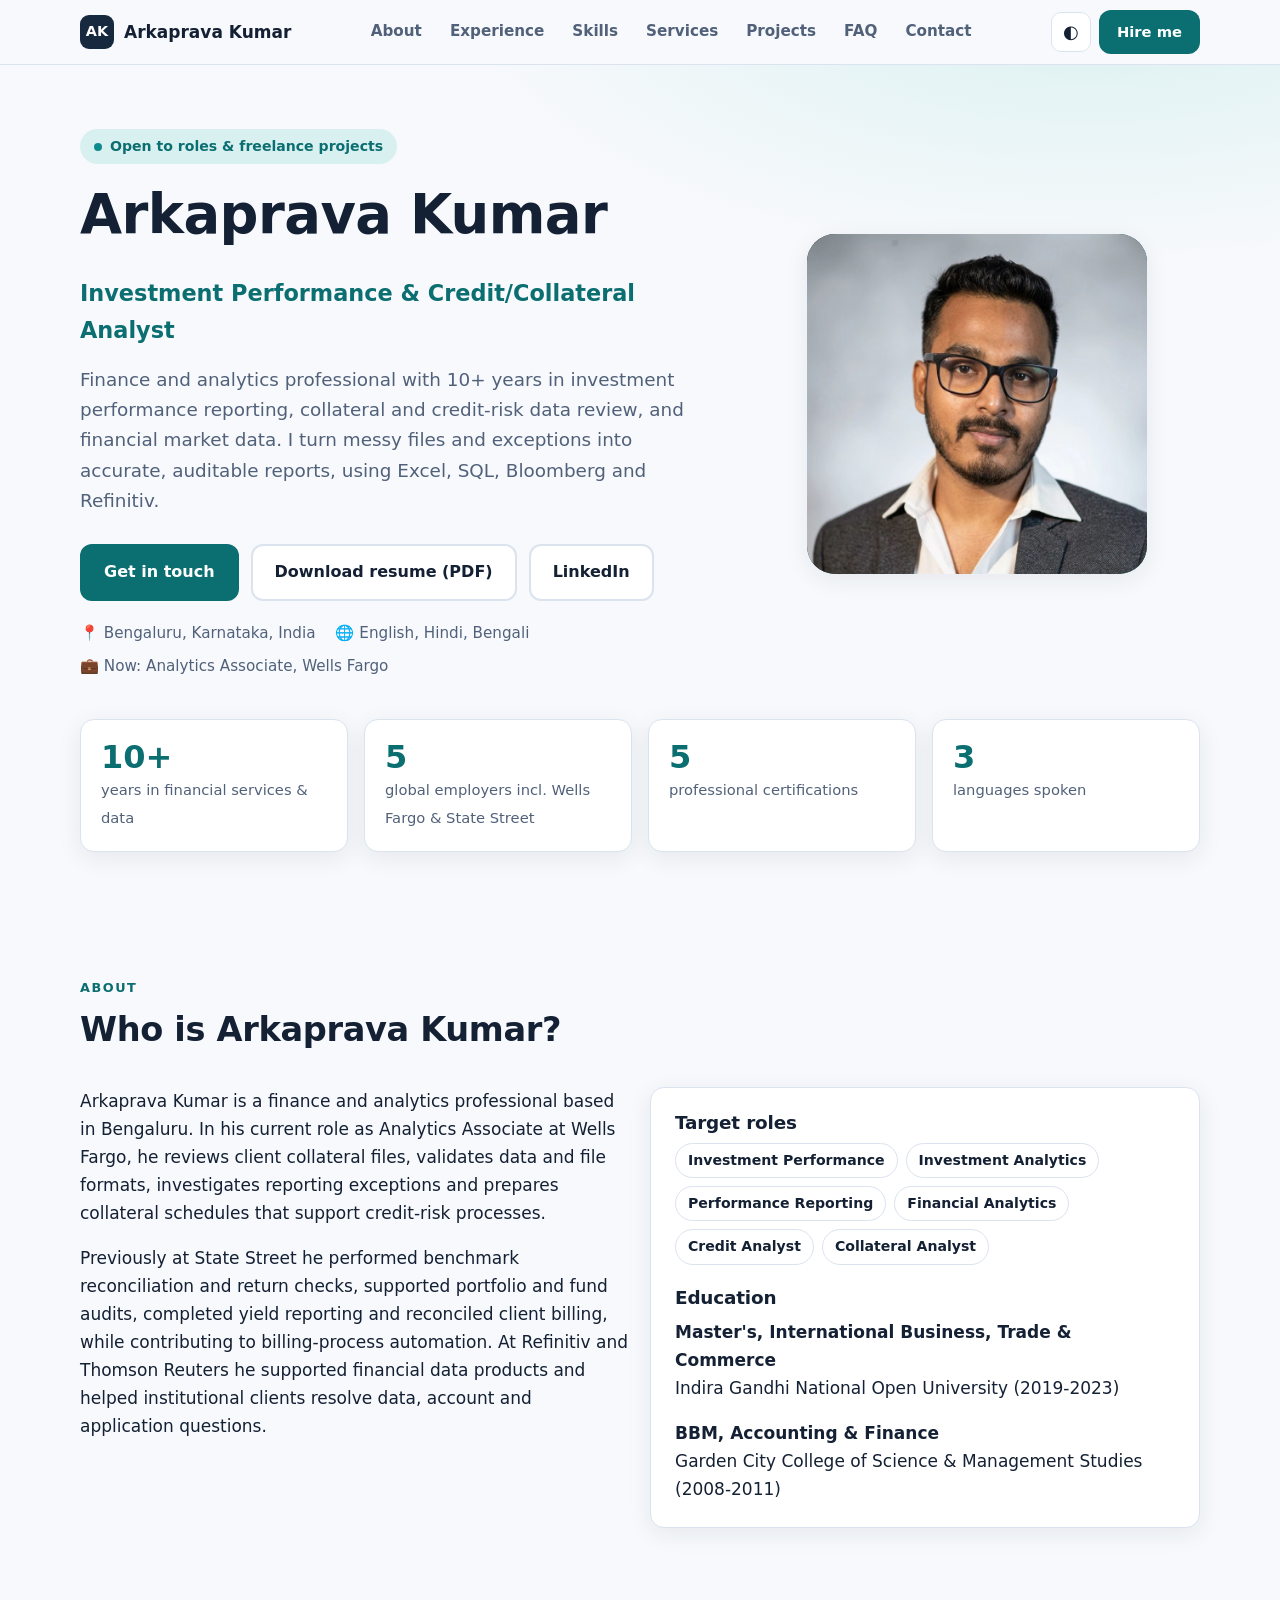
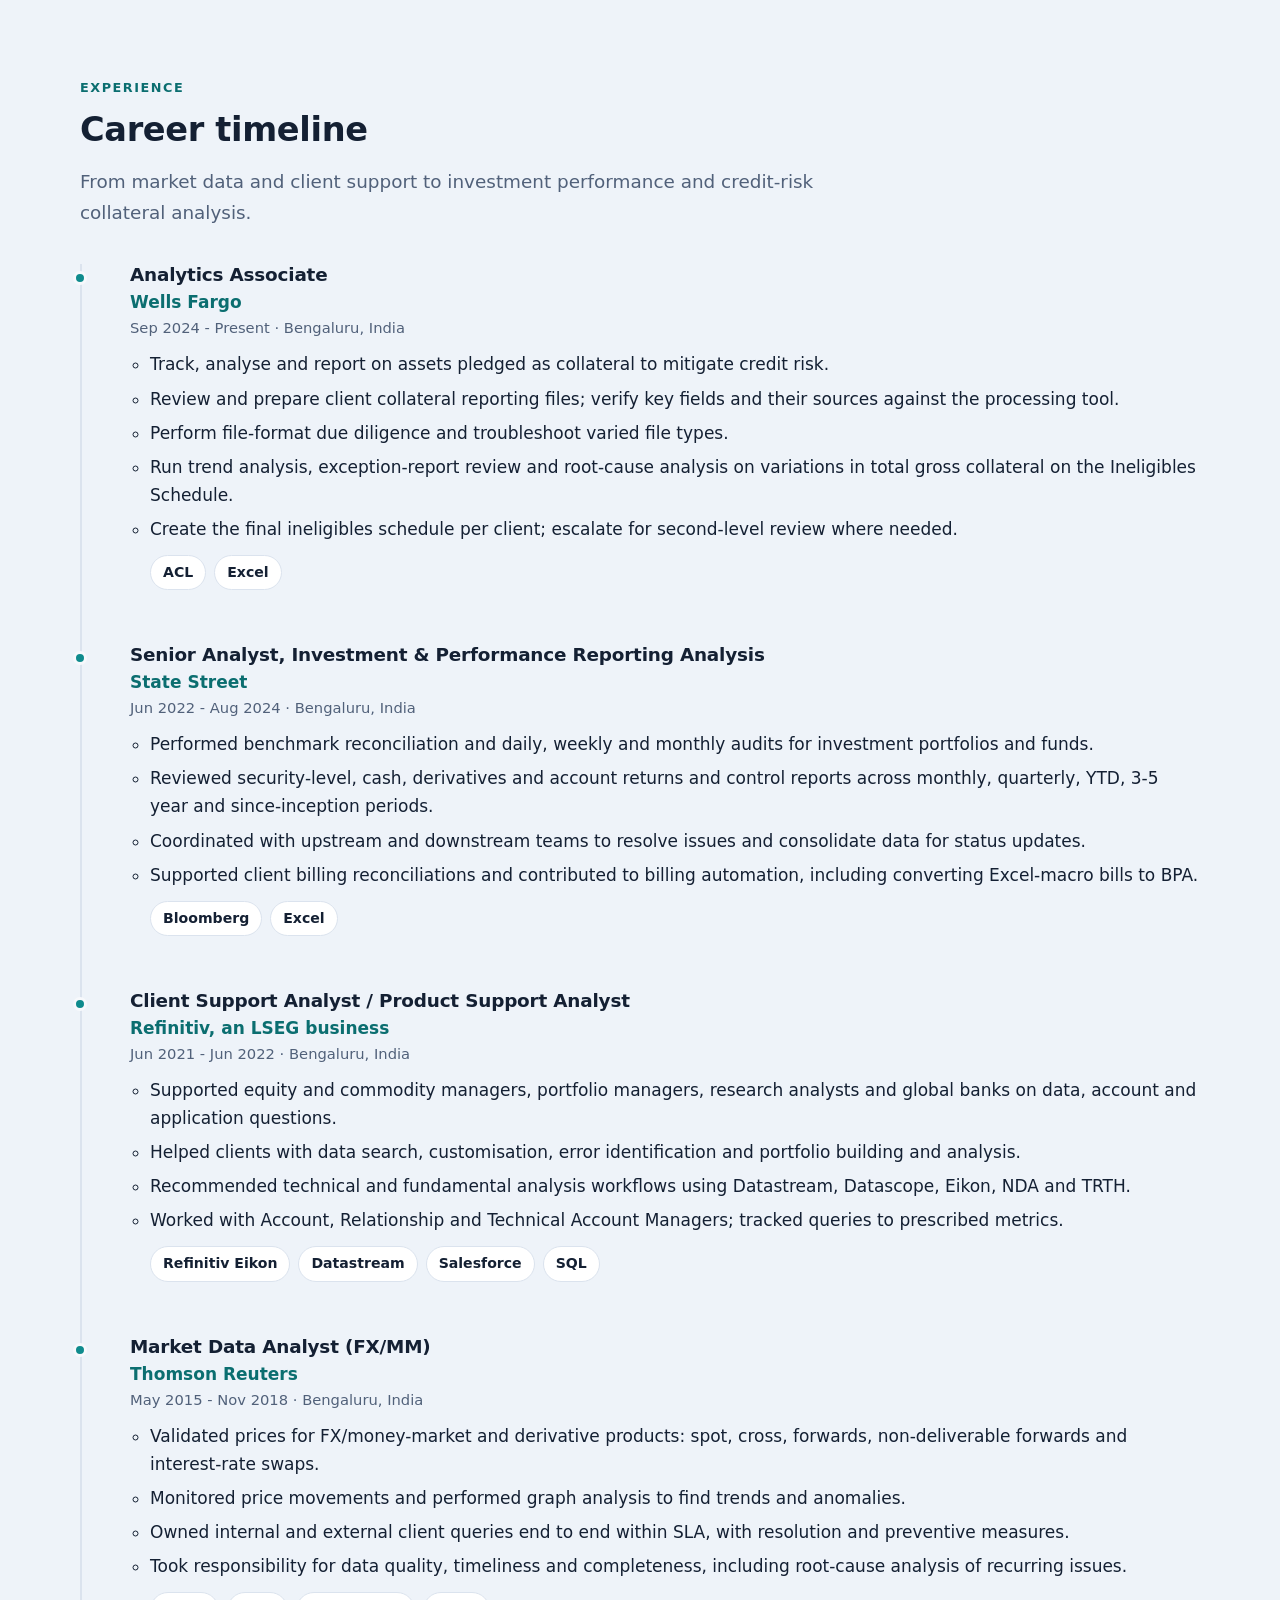
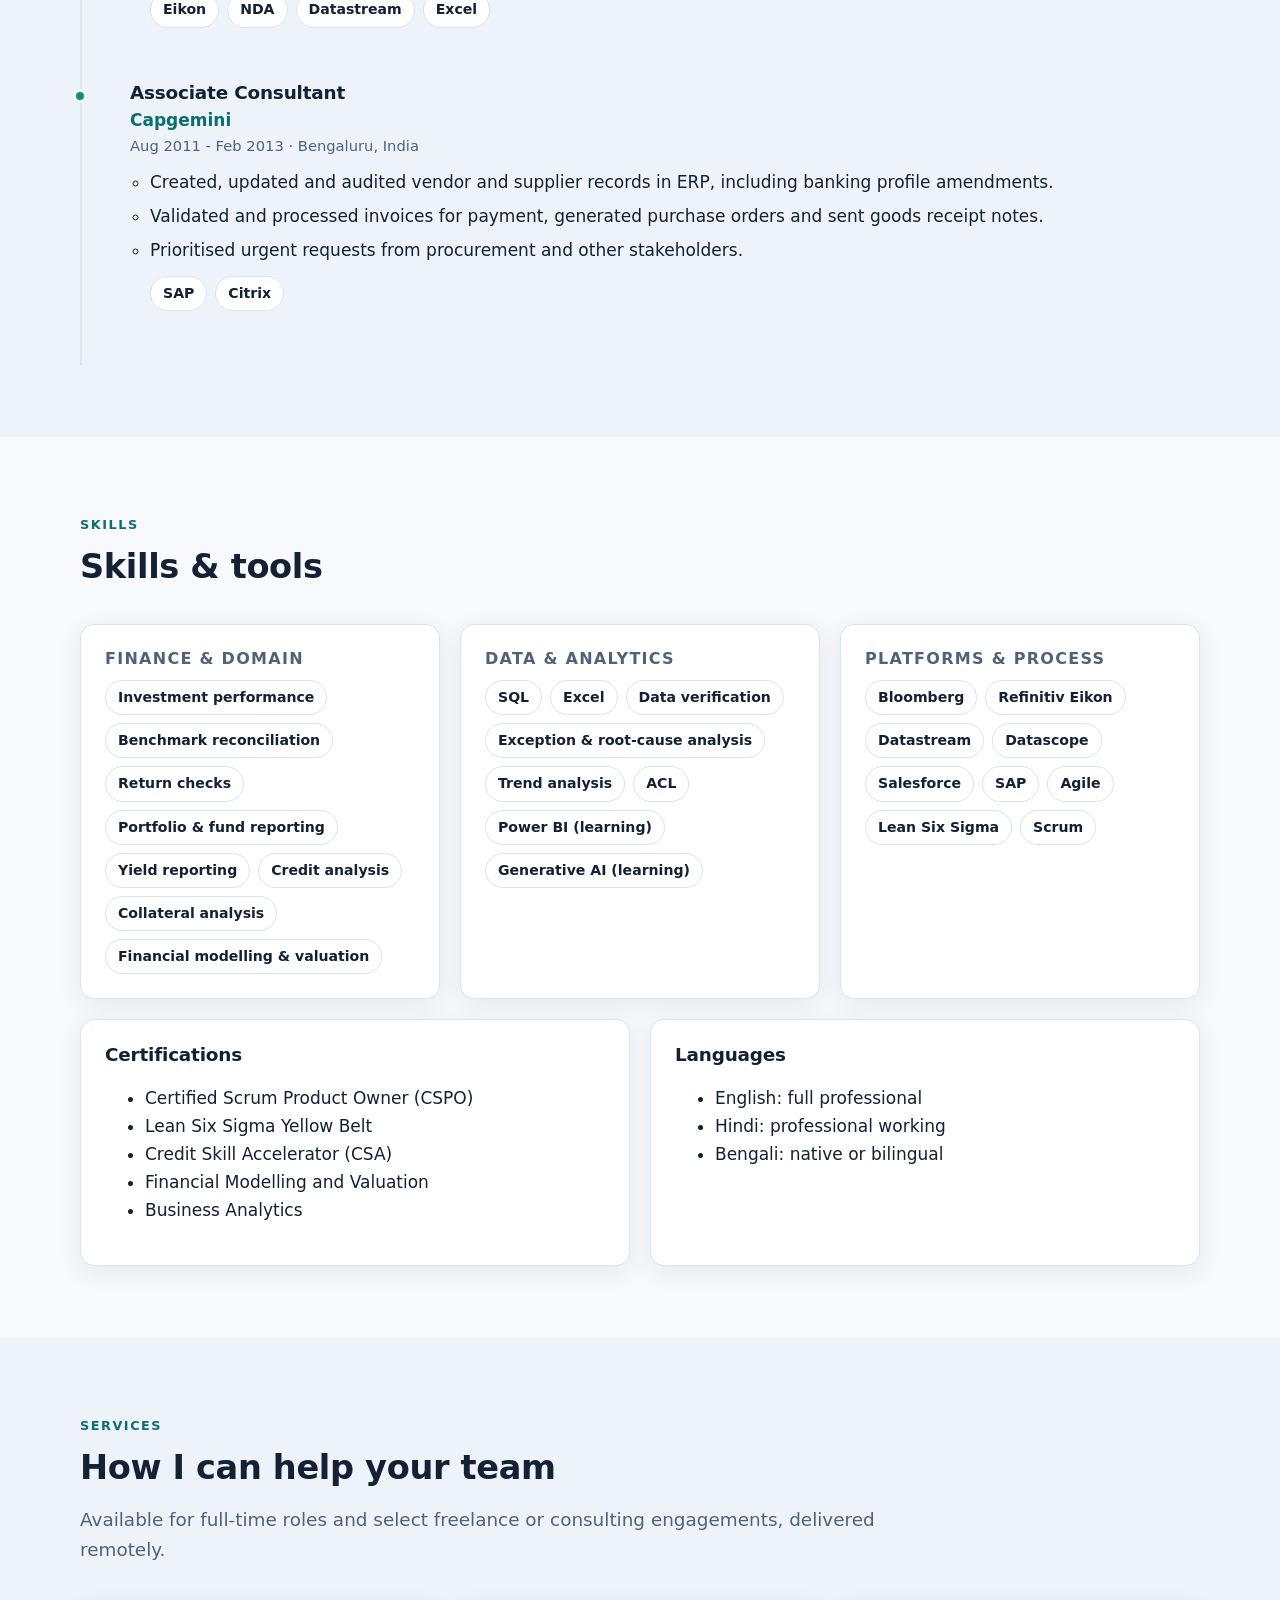
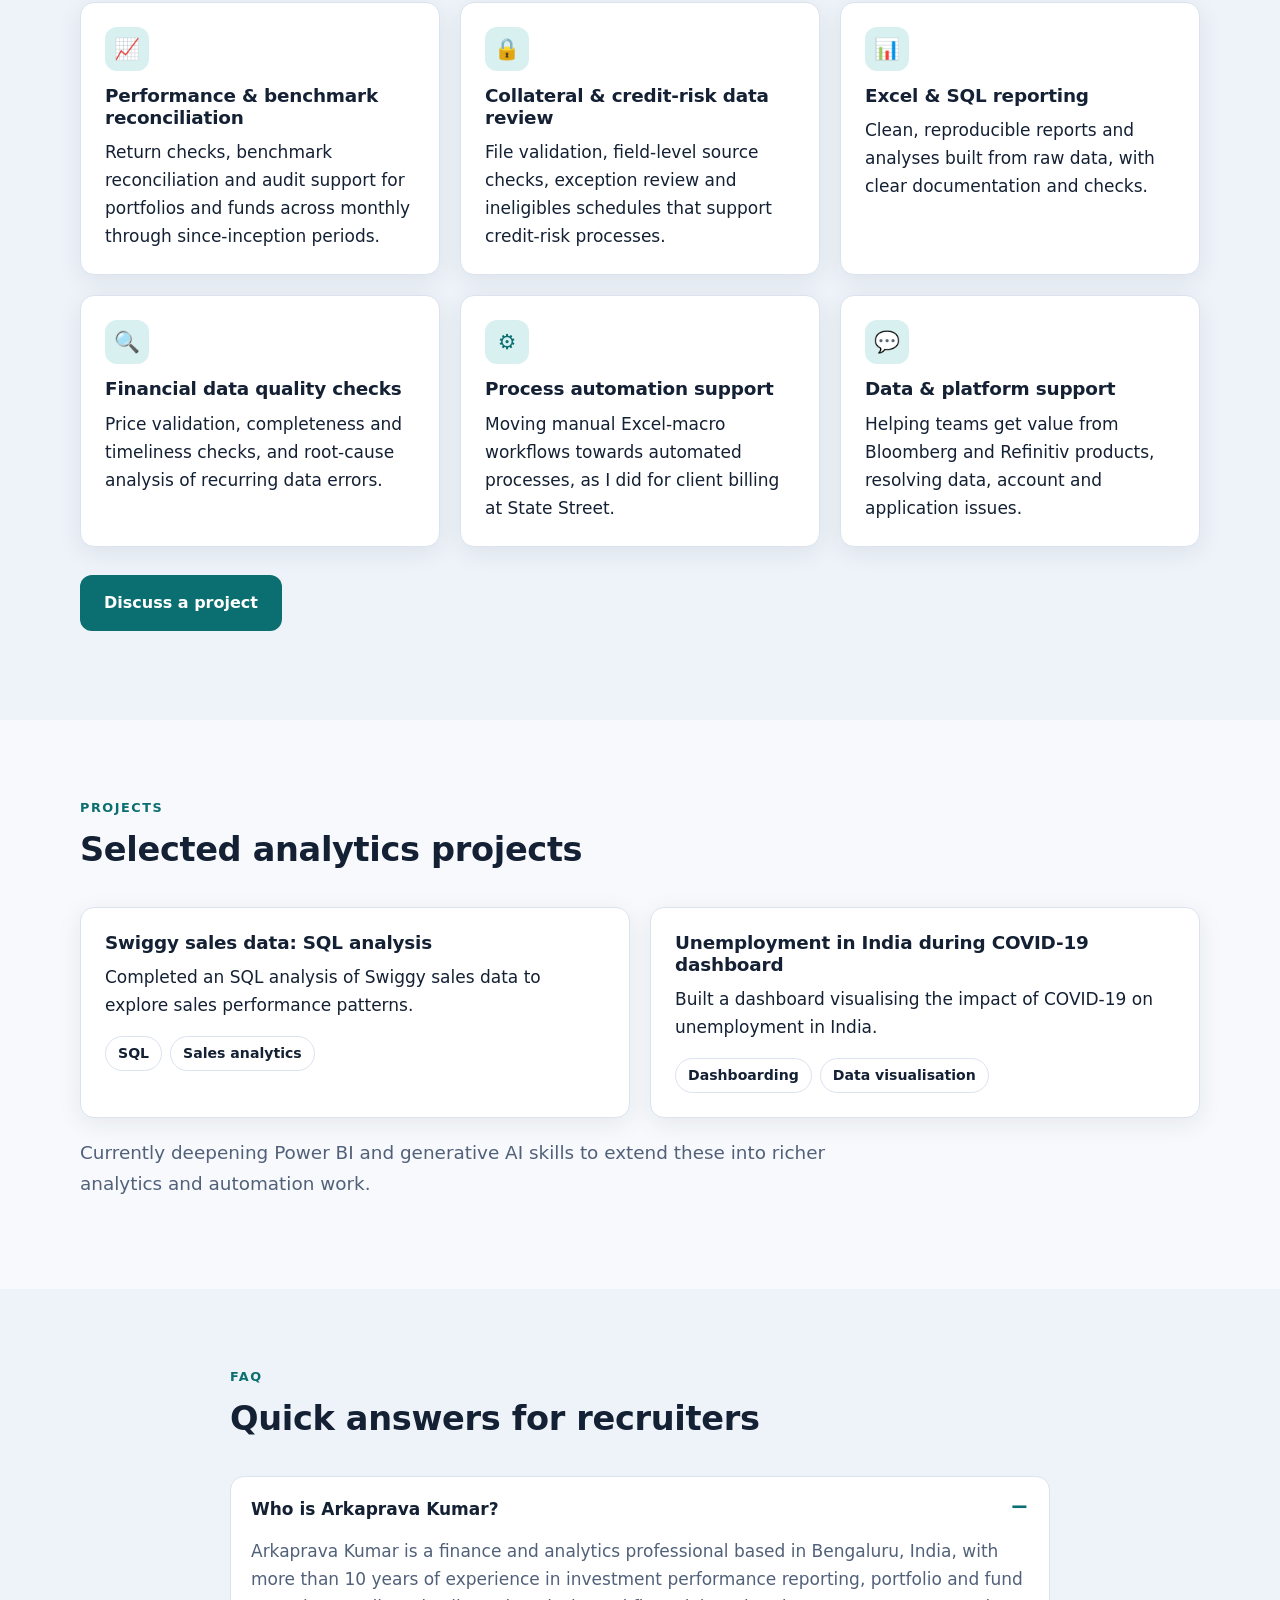
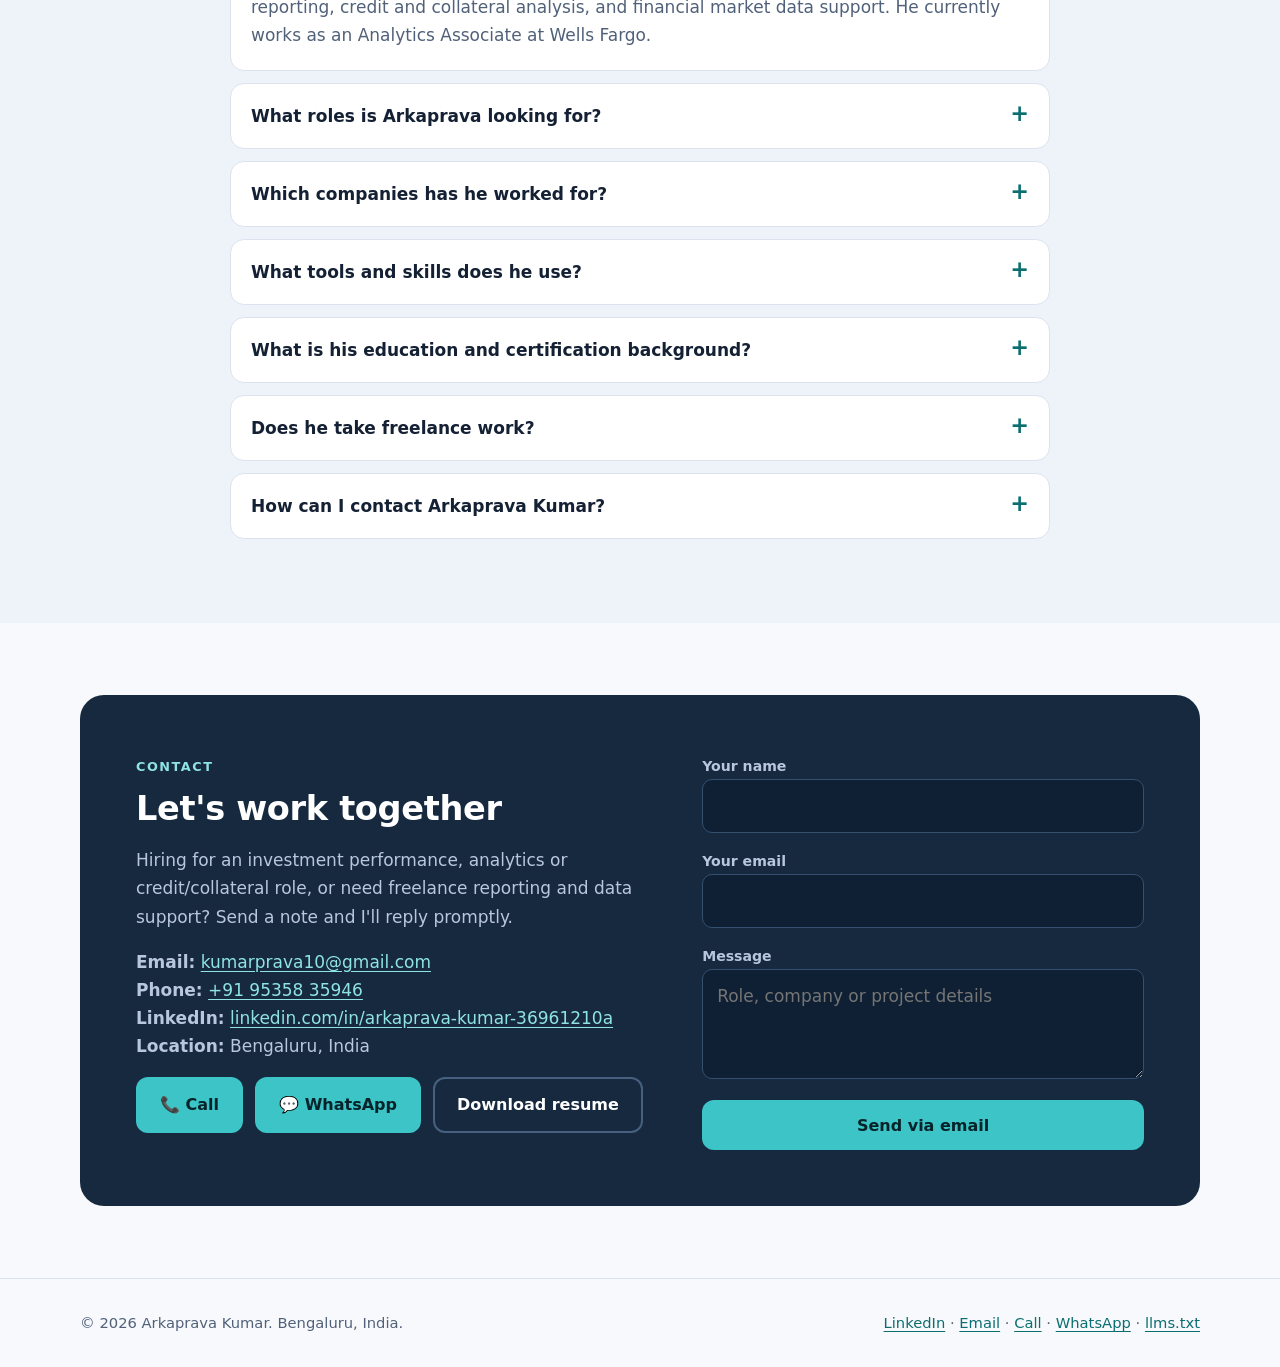
<file: index.html>
<!doctype html>
<html lang="en">
<head>
<meta charset="utf-8">
<meta name="viewport" content="width=device-width,initial-scale=1">
<title>Arkaprava Kumar | Investment Performance &amp; Credit Collateral Analyst, Bengaluru</title>
<meta name="description" content="Arkaprava Kumar is a Bengaluru-based finance and analytics professional with 10+ years across Wells Fargo, State Street, Refinitiv and Thomson Reuters. Investment performance reporting, credit and collateral analysis, Excel, SQL, Bloomberg.">
<meta name="author" content="Arkaprava Kumar">
<meta name="robots" content="index,follow,max-image-preview:large,max-snippet:-1,max-video-preview:-1">
<meta name="theme-color" content="#16293f">
<link rel="canonical" href="https://arkaprava-kumar-website.vercel.app/">
<link rel="icon" href="assets/favicon.svg" type="image/svg+xml">
<link rel="manifest" href="site.webmanifest">
<link rel="alternate" type="text/plain" href="llms.txt" title="LLM-readable summary">

<meta property="og:type" content="profile">
<meta property="og:site_name" content="Arkaprava Kumar">
<meta property="og:title" content="Arkaprava Kumar | Investment Performance &amp; Credit Collateral Analyst">
<meta property="og:description" content="10+ years in investment performance reporting, credit and collateral analysis and financial data support. Open to roles and freelance analytics work.">
<meta property="og:url" content="https://arkaprava-kumar-website.vercel.app/">
<meta property="og:image" content="https://arkaprava-kumar-website.vercel.app/assets/og-image.png">
<meta property="og:locale" content="en_IN">
<meta property="profile:first_name" content="Arkaprava">
<meta property="profile:last_name" content="Kumar">
<meta name="twitter:card" content="summary_large_image">
<meta name="twitter:title" content="Arkaprava Kumar | Investment Performance &amp; Credit Collateral Analyst">
<meta name="twitter:description" content="10+ years in investment performance reporting, credit and collateral analysis, Excel, SQL and Bloomberg.">
<meta name="twitter:image" content="https://arkaprava-kumar-website.vercel.app/assets/og-image.png">

<link rel="stylesheet" href="styles.css">

<script type="application/ld+json">
{
  "@context": "https://schema.org",
  "@graph": [
    {
      "@type": "WebSite",
      "@id": "https://arkaprava-kumar-website.vercel.app/#website",
      "url": "https://arkaprava-kumar-website.vercel.app/",
      "name": "Arkaprava Kumar",
      "inLanguage": "en",
      "publisher": {"@id": "https://arkaprava-kumar-website.vercel.app/#person"}
    },
    {
      "@type": "ProfilePage",
      "@id": "https://arkaprava-kumar-website.vercel.app/#profilepage",
      "url": "https://arkaprava-kumar-website.vercel.app/",
      "name": "Arkaprava Kumar - Investment Performance & Credit Collateral Analyst",
      "isPartOf": {"@id": "https://arkaprava-kumar-website.vercel.app/#website"},
      "mainEntity": {"@id": "https://arkaprava-kumar-website.vercel.app/#person"},
      "dateModified": "2026-10-05"
    },
    {
      "@type": "Person",
      "@id": "https://arkaprava-kumar-website.vercel.app/#person",
      "name": "Arkaprava Kumar",
      "givenName": "Arkaprava",
      "familyName": "Kumar",
      "url": "https://arkaprava-kumar-website.vercel.app/",
      "image": "https://arkaprava-kumar-website.vercel.app/assets/headshot.jpg",
      "email": "mailto:kumarprava10@gmail.com",
      "telephone": "+919535835946",
      "jobTitle": "Analytics Associate",
      "description": "Finance and analytics professional specialising in investment performance reporting, portfolio and fund reporting, credit and collateral analysis, and financial data support.",
      "worksFor": {"@type": "Organization", "name": "Wells Fargo"},
      "homeLocation": {"@type": "Place", "address": {"@type": "PostalAddress", "addressLocality": "Bengaluru", "addressRegion": "Karnataka", "addressCountry": "IN"}},
      "address": {"@type": "PostalAddress", "addressLocality": "Bengaluru", "addressRegion": "Karnataka", "addressCountry": "IN"},
      "alumniOf": [
        {"@type": "CollegeOrUniversity", "name": "Indira Gandhi National Open University"},
        {"@type": "CollegeOrUniversity", "name": "Garden City College of Science and Management Studies"}
      ],
      "knowsLanguage": ["English", "Hindi", "Bengali"],
      "knowsAbout": ["Investment performance reporting","Portfolio reporting","Fund reporting","Benchmark reconciliation","Credit analysis","Collateral analysis","Financial data verification","Financial modelling and valuation","Business analytics","SQL","Microsoft Excel","Bloomberg","Refinitiv Eikon","Power BI","Agile methodologies","Lean Six Sigma"],
      "hasCredential": [
        {"@type": "EducationalOccupationalCredential", "name": "Certified Scrum Product Owner (CSPO)"},
        {"@type": "EducationalOccupationalCredential", "name": "Lean Six Sigma Yellow Belt"},
        {"@type": "EducationalOccupationalCredential", "name": "Credit Skill Accelerator (CSA)"},
        {"@type": "EducationalOccupationalCredential", "name": "Financial Modelling and Valuation"},
        {"@type": "EducationalOccupationalCredential", "name": "Business Analytics"}
      ],
      "sameAs": ["https://www.linkedin.com/in/arkaprava-kumar-36961210a"]
    },
    {
      "@type": "ProfessionalService",
      "@id": "https://arkaprava-kumar-website.vercel.app/#services",
      "name": "Arkaprava Kumar - Finance Analytics Services",
      "provider": {"@id": "https://arkaprava-kumar-website.vercel.app/#person"},
      "areaServed": "Worldwide (remote)",
      "email": "kumarprava10@gmail.com",
      "hasOfferCatalog": {
        "@type": "OfferCatalog",
        "name": "Freelance and consulting services",
        "itemListElement": [
          {"@type": "Offer", "itemOffered": {"@type": "Service", "name": "Investment performance and benchmark reconciliation support"}},
          {"@type": "Offer", "itemOffered": {"@type": "Service", "name": "Collateral and credit-risk data review"}},
          {"@type": "Offer", "itemOffered": {"@type": "Service", "name": "Excel and SQL reporting and data validation"}},
          {"@type": "Offer", "itemOffered": {"@type": "Service", "name": "Financial data and market data quality checks"}},
          {"@type": "Offer", "itemOffered": {"@type": "Service", "name": "Reporting process automation and exception analysis"}}
        ]
      }
    },
    {
      "@type": "FAQPage",
      "mainEntity": [
        {"@type": "Question", "name": "Who is Arkaprava Kumar?", "acceptedAnswer": {"@type": "Answer", "text": "Arkaprava Kumar is a finance and analytics professional based in Bengaluru, India, with more than 10 years of experience in investment performance reporting, portfolio and fund reporting, credit and collateral analysis, and financial market data support. He currently works as an Analytics Associate at Wells Fargo."}},
        {"@type": "Question", "name": "What roles is Arkaprava Kumar looking for?", "acceptedAnswer": {"@type": "Answer", "text": "He is interested in Investment Performance, Investment Analytics, Performance Reporting, Financial Analytics, and Credit or Collateral Analyst roles."}},
        {"@type": "Question", "name": "What companies has Arkaprava Kumar worked for?", "acceptedAnswer": {"@type": "Answer", "text": "Wells Fargo (Analytics Associate, since September 2024), State Street (Senior Analyst, Investment and Performance Reporting, 2022-2024), Refinitiv, an LSEG business (Client Support Analyst, 2021-2022), Thomson Reuters (Market Data Analyst FX/MM, 2015-2018) and Capgemini (Associate Consultant, 2011-2013)."}},
        {"@type": "Question", "name": "What tools and skills does Arkaprava Kumar use?", "acceptedAnswer": {"@type": "Answer", "text": "Excel, SQL, Bloomberg, Refinitiv Eikon, Datastream, ACL, Salesforce and SAP, with Power BI and generative AI currently in progress. Core skills include benchmark reconciliation, return checks, collateral analysis, data verification, credit analysis and process automation."}},
        {"@type": "Question", "name": "What is Arkaprava Kumar's education and certifications?", "acceptedAnswer": {"@type": "Answer", "text": "A Master's in International Business, Trade and Commerce from Indira Gandhi National Open University and a BBM in Accounting and Finance. Certifications: Certified Scrum Product Owner (CSPO), Lean Six Sigma Yellow Belt, Credit Skill Accelerator, Financial Modelling and Valuation, and Business Analytics."}},
        {"@type": "Question", "name": "Does Arkaprava Kumar take freelance work?", "acceptedAnswer": {"@type": "Answer", "text": "Yes. He is open to freelance and consulting engagements in Excel and SQL reporting, performance and benchmark reconciliation support, collateral data review, and financial data quality checks. Contact him at kumarprava10@gmail.com."}},
        {"@type": "Question", "name": "How can I contact Arkaprava Kumar?", "acceptedAnswer": {"@type": "Answer", "text": "Email kumarprava10@gmail.com or message him on LinkedIn at linkedin.com/in/arkaprava-kumar-36961210a. He is based in Bengaluru, India."}}
      ]
    }
  ]
}
</script>
</head>
<body>
<a class="skip" href="#main">Skip to content</a>

<header class="site">
  <div class="container nav">
    <a class="brand" href="#top" aria-label="Arkaprava Kumar - home"><span class="mark" aria-hidden="true">AK</span><span>Arkaprava Kumar</span></a>
    <nav aria-label="Primary">
      <ul id="menu">
        <li><a href="#about">About</a></li>
        <li><a href="#experience">Experience</a></li>
        <li><a href="#skills">Skills</a></li>
        <li><a href="#services">Services</a></li>
        <li><a href="#projects">Projects</a></li>
        <li><a href="#faq">FAQ</a></li>
        <li><a href="#contact">Contact</a></li>
      </ul>
    </nav>
    <div class="nav-actions">
      <button class="icon-btn" id="theme" type="button" aria-label="Toggle dark mode">&#9680;</button>
      <a class="btn btn-primary btn-sm" href="#contact">Hire me</a>
      <button class="icon-btn menu-btn" id="menuBtn" type="button" aria-label="Open menu" aria-expanded="false" aria-controls="menu">&#9776;</button>
    </div>
  </div>
</header>

<main id="main">
  <!-- HERO -->
  <section class="hero" id="top" aria-labelledby="h1">
    <div class="container hero-grid">
      <div>
        <span class="status">Open to roles &amp; freelance projects</span>
        <h1 id="h1">Arkaprava Kumar</h1>
        <p class="role">Investment Performance &amp; Credit/Collateral Analyst</p>
        <p class="lead">Finance and analytics professional with 10+ years in investment performance reporting, collateral and credit-risk data review, and financial market data. I turn messy files and exceptions into accurate, auditable reports, using Excel, SQL, Bloomberg and Refinitiv.</p>
        <div class="cta-row">
          <a class="btn btn-primary" href="#contact">Get in touch</a>
          <a class="btn btn-ghost" href="assets/Arkaprava-Kumar-Resume.pdf" download>Download resume (PDF)</a>
          <a class="btn btn-ghost" href="https://www.linkedin.com/in/arkaprava-kumar-36961210a" rel="me noopener" target="_blank">LinkedIn</a>
        </div>
        <ul class="meta-row">
          <li>&#128205; Bengaluru, Karnataka, India</li>
          <li>&#127760; English, Hindi, Bengali</li>
          <li>&#128188; Now: Analytics Associate, Wells Fargo</li>
        </ul>
      </div>
      <div class="portrait" role="img" aria-label="Portrait of Arkaprava Kumar">
        AK
        <img src="assets/headshot.jpg" alt="Arkaprava Kumar, finance and analytics professional" width="340" height="340" onerror="this.remove()">
      </div>
    </div>
    <div class="container">
      <div class="stats" aria-label="Career highlights">
        <div class="stat"><b>10+</b><span>years in financial services &amp; data</span></div>
        <div class="stat"><b>5</b><span>global employers incl. Wells Fargo &amp; State Street</span></div>
        <div class="stat"><b>5</b><span>professional certifications</span></div>
        <div class="stat"><b>3</b><span>languages spoken</span></div>
      </div>
    </div>
  </section>

  <!-- ABOUT -->
  <section id="about" aria-labelledby="about-h">
    <div class="container">
      <div class="section-head">
        <span class="eyebrow">About</span>
        <h2 id="about-h">Who is Arkaprava Kumar?</h2>
      </div>
      <div class="grid grid-2">
        <div>
          <p>Arkaprava Kumar is a finance and analytics professional based in Bengaluru. In his current role as Analytics Associate at Wells Fargo, he reviews client collateral files, validates data and file formats, investigates reporting exceptions and prepares collateral schedules that support credit-risk processes.</p>
          <p>Previously at State Street he performed benchmark reconciliation and return checks, supported portfolio and fund audits, completed yield reporting and reconciled client billing, while contributing to billing-process automation. At Refinitiv and Thomson Reuters he supported financial data products and helped institutional clients resolve data, account and application questions.</p>
        </div>
        <div class="card">
          <h3>Target roles</h3>
          <ul class="tags">
            <li>Investment Performance</li>
            <li>Investment Analytics</li>
            <li>Performance Reporting</li>
            <li>Financial Analytics</li>
            <li>Credit Analyst</li>
            <li>Collateral Analyst</li>
          </ul>
          <h3 style="margin-top:22px">Education</h3>
          <p><strong>Master's, International Business, Trade &amp; Commerce</strong><br>Indira Gandhi National Open University (2019-2023)</p>
          <p><strong>BBM, Accounting &amp; Finance</strong><br>Garden City College of Science &amp; Management Studies (2008-2011)</p>
        </div>
      </div>
    </div>
  </section>

  <!-- EXPERIENCE -->
  <section id="experience" class="alt" aria-labelledby="exp-h">
    <div class="container">
      <div class="section-head">
        <span class="eyebrow">Experience</span>
        <h2 id="exp-h">Career timeline</h2>
        <p class="lead">From market data and client support to investment performance and credit-risk collateral analysis.</p>
      </div>
      <ol class="timeline">
        <li class="job">
          <h3>Analytics Associate</h3>
          <div class="co">Wells Fargo</div>
          <div class="when">Sep 2024 - Present &middot; Bengaluru, India</div>
          <ul>
            <li>Track, analyse and report on assets pledged as collateral to mitigate credit risk.</li>
            <li>Review and prepare client collateral reporting files; verify key fields and their sources against the processing tool.</li>
            <li>Perform file-format due diligence and troubleshoot varied file types.</li>
            <li>Run trend analysis, exception-report review and root-cause analysis on variations in total gross collateral on the Ineligibles Schedule.</li>
            <li>Create the final ineligibles schedule per client; escalate for second-level review where needed.</li>
          </ul>
          <ul class="tags"><li>ACL</li><li>Excel</li></ul>
        </li>
        <li class="job">
          <h3>Senior Analyst, Investment &amp; Performance Reporting Analysis</h3>
          <div class="co">State Street</div>
          <div class="when">Jun 2022 - Aug 2024 &middot; Bengaluru, India</div>
          <ul>
            <li>Performed benchmark reconciliation and daily, weekly and monthly audits for investment portfolios and funds.</li>
            <li>Reviewed security-level, cash, derivatives and account returns and control reports across monthly, quarterly, YTD, 3-5 year and since-inception periods.</li>
            <li>Coordinated with upstream and downstream teams to resolve issues and consolidate data for status updates.</li>
            <li>Supported client billing reconciliations and contributed to billing automation, including converting Excel-macro bills to BPA.</li>
          </ul>
          <ul class="tags"><li>Bloomberg</li><li>Excel</li></ul>
        </li>
        <li class="job">
          <h3>Client Support Analyst / Product Support Analyst</h3>
          <div class="co">Refinitiv, an LSEG business</div>
          <div class="when">Jun 2021 - Jun 2022 &middot; Bengaluru, India</div>
          <ul>
            <li>Supported equity and commodity managers, portfolio managers, research analysts and global banks on data, account and application questions.</li>
            <li>Helped clients with data search, customisation, error identification and portfolio building and analysis.</li>
            <li>Recommended technical and fundamental analysis workflows using Datastream, Datascope, Eikon, NDA and TRTH.</li>
            <li>Worked with Account, Relationship and Technical Account Managers; tracked queries to prescribed metrics.</li>
          </ul>
          <ul class="tags"><li>Refinitiv Eikon</li><li>Datastream</li><li>Salesforce</li><li>SQL</li></ul>
        </li>
        <li class="job">
          <h3>Market Data Analyst (FX/MM)</h3>
          <div class="co">Thomson Reuters</div>
          <div class="when">May 2015 - Nov 2018 &middot; Bengaluru, India</div>
          <ul>
            <li>Validated prices for FX/money-market and derivative products: spot, cross, forwards, non-deliverable forwards and interest-rate swaps.</li>
            <li>Monitored price movements and performed graph analysis to find trends and anomalies.</li>
            <li>Owned internal and external client queries end to end within SLA, with resolution and preventive measures.</li>
            <li>Took responsibility for data quality, timeliness and completeness, including root-cause analysis of recurring issues.</li>
          </ul>
          <ul class="tags"><li>Eikon</li><li>NDA</li><li>Datastream</li><li>Excel</li></ul>
        </li>
        <li class="job">
          <h3>Associate Consultant</h3>
          <div class="co">Capgemini</div>
          <div class="when">Aug 2011 - Feb 2013 &middot; Bengaluru, India</div>
          <ul>
            <li>Created, updated and audited vendor and supplier records in ERP, including banking profile amendments.</li>
            <li>Validated and processed invoices for payment, generated purchase orders and sent goods receipt notes.</li>
            <li>Prioritised urgent requests from procurement and other stakeholders.</li>
          </ul>
          <ul class="tags"><li>SAP</li><li>Citrix</li></ul>
        </li>
      </ol>
    </div>
  </section>

  <!-- SKILLS -->
  <section id="skills" aria-labelledby="skills-h">
    <div class="container">
      <div class="section-head">
        <span class="eyebrow">Skills</span>
        <h2 id="skills-h">Skills &amp; tools</h2>
      </div>
      <div class="grid grid-3">
        <div class="card skill-block">
          <h3>Finance &amp; domain</h3>
          <ul class="tags"><li>Investment performance</li><li>Benchmark reconciliation</li><li>Return checks</li><li>Portfolio &amp; fund reporting</li><li>Yield reporting</li><li>Credit analysis</li><li>Collateral analysis</li><li>Financial modelling &amp; valuation</li></ul>
        </div>
        <div class="card skill-block">
          <h3>Data &amp; analytics</h3>
          <ul class="tags"><li>SQL</li><li>Excel</li><li>Data verification</li><li>Exception &amp; root-cause analysis</li><li>Trend analysis</li><li>ACL</li><li>Power BI (learning)</li><li>Generative AI (learning)</li></ul>
        </div>
        <div class="card skill-block">
          <h3>Platforms &amp; process</h3>
          <ul class="tags"><li>Bloomberg</li><li>Refinitiv Eikon</li><li>Datastream</li><li>Datascope</li><li>Salesforce</li><li>SAP</li><li>Agile</li><li>Lean Six Sigma</li><li>Scrum</li></ul>
        </div>
      </div>
      <div class="grid grid-2" style="margin-top:20px">
        <div class="card">
          <h3>Certifications</h3>
          <ul>
            <li>Certified Scrum Product Owner (CSPO)</li>
            <li>Lean Six Sigma Yellow Belt</li>
            <li>Credit Skill Accelerator (CSA)</li>
            <li>Financial Modelling and Valuation</li>
            <li>Business Analytics</li>
          </ul>
        </div>
        <div class="card">
          <h3>Languages</h3>
          <ul>
            <li>English: full professional</li>
            <li>Hindi: professional working</li>
            <li>Bengali: native or bilingual</li>
          </ul>
        </div>
      </div>
    </div>
  </section>

  <!-- SERVICES -->
  <section id="services" class="alt" aria-labelledby="svc-h">
    <div class="container">
      <div class="section-head">
        <span class="eyebrow">Services</span>
        <h2 id="svc-h">How I can help your team</h2>
        <p class="lead">Available for full-time roles and select freelance or consulting engagements, delivered remotely.</p>
      </div>
      <div class="grid grid-3">
        <article class="card"><div class="ico" aria-hidden="true">&#128200;</div><h3>Performance &amp; benchmark reconciliation</h3><p>Return checks, benchmark reconciliation and audit support for portfolios and funds across monthly through since-inception periods.</p></article>
        <article class="card"><div class="ico" aria-hidden="true">&#128274;</div><h3>Collateral &amp; credit-risk data review</h3><p>File validation, field-level source checks, exception review and ineligibles schedules that support credit-risk processes.</p></article>
        <article class="card"><div class="ico" aria-hidden="true">&#128202;</div><h3>Excel &amp; SQL reporting</h3><p>Clean, reproducible reports and analyses built from raw data, with clear documentation and checks.</p></article>
        <article class="card"><div class="ico" aria-hidden="true">&#128269;</div><h3>Financial data quality checks</h3><p>Price validation, completeness and timeliness checks, and root-cause analysis of recurring data errors.</p></article>
        <article class="card"><div class="ico" aria-hidden="true">&#9881;</div><h3>Process automation support</h3><p>Moving manual Excel-macro workflows towards automated processes, as I did for client billing at State Street.</p></article>
        <article class="card"><div class="ico" aria-hidden="true">&#128172;</div><h3>Data &amp; platform support</h3><p>Helping teams get value from Bloomberg and Refinitiv products, resolving data, account and application issues.</p></article>
      </div>
      <p style="margin-top:28px"><a class="btn btn-primary" href="#contact">Discuss a project</a></p>
    </div>
  </section>

  <!-- PROJECTS -->
  <section id="projects" aria-labelledby="proj-h">
    <div class="container">
      <div class="section-head">
        <span class="eyebrow">Projects</span>
        <h2 id="proj-h">Selected analytics projects</h2>
      </div>
      <div class="grid grid-2">
        <article class="card"><h3>Swiggy sales data: SQL analysis</h3><p>Completed an SQL analysis of Swiggy sales data to explore sales performance patterns.</p><ul class="tags"><li>SQL</li><li>Sales analytics</li></ul></article>
        <article class="card"><h3>Unemployment in India during COVID-19 dashboard</h3><p>Built a dashboard visualising the impact of COVID-19 on unemployment in India.</p><ul class="tags"><li>Dashboarding</li><li>Data visualisation</li></ul></article>
      </div>
      <p class="lead" style="margin-top:20px">Currently deepening Power BI and generative AI skills to extend these into richer analytics and automation work.</p>
    </div>
  </section>

  <!-- FAQ (AEO) -->
  <section id="faq" class="alt" aria-labelledby="faq-h">
    <div class="container" style="max-width:820px">
      <div class="section-head">
        <span class="eyebrow">FAQ</span>
        <h2 id="faq-h">Quick answers for recruiters</h2>
      </div>
      <details open><summary>Who is Arkaprava Kumar?</summary><p>Arkaprava Kumar is a finance and analytics professional based in Bengaluru, India, with more than 10 years of experience in investment performance reporting, portfolio and fund reporting, credit and collateral analysis, and financial market data support. He currently works as an Analytics Associate at Wells Fargo.</p></details>
      <details><summary>What roles is Arkaprava looking for?</summary><p>Investment Performance, Investment Analytics, Performance Reporting, Financial Analytics, and Credit or Collateral Analyst roles.</p></details>
      <details><summary>Which companies has he worked for?</summary><p>Wells Fargo (Analytics Associate, since September 2024), State Street (Senior Analyst, Investment and Performance Reporting, 2022-2024), Refinitiv, an LSEG business (Client Support Analyst, 2021-2022), Thomson Reuters (Market Data Analyst FX/MM, 2015-2018) and Capgemini (Associate Consultant, 2011-2013).</p></details>
      <details><summary>What tools and skills does he use?</summary><p>Excel, SQL, Bloomberg, Refinitiv Eikon, Datastream, ACL, Salesforce and SAP, with Power BI and generative AI currently in progress. Core skills include benchmark reconciliation, return checks, collateral analysis, data verification, credit analysis and process automation.</p></details>
      <details><summary>What is his education and certification background?</summary><p>A Master's in International Business, Trade and Commerce from Indira Gandhi National Open University and a BBM in Accounting and Finance. Certifications: Certified Scrum Product Owner (CSPO), Lean Six Sigma Yellow Belt, Credit Skill Accelerator, Financial Modelling and Valuation, and Business Analytics.</p></details>
      <details><summary>Does he take freelance work?</summary><p>Yes. He is open to freelance and consulting engagements in Excel and SQL reporting, performance and benchmark reconciliation support, collateral data review, and financial data quality checks.</p></details>
      <details><summary>How can I contact Arkaprava Kumar?</summary><p>Email <a href="mailto:kumarprava10@gmail.com">kumarprava10@gmail.com</a> or message him on <a href="https://www.linkedin.com/in/arkaprava-kumar-36961210a" rel="me noopener" target="_blank">LinkedIn</a>. He is based in Bengaluru, India.</p></details>
    </div>
  </section>

  <!-- CONTACT -->
  <section id="contact" aria-labelledby="contact-h">
    <div class="container">
      <div class="contact-box">
        <div>
          <span class="eyebrow" style="color:#8fe3e5">Contact</span>
          <h2 id="contact-h">Let's work together</h2>
          <p>Hiring for an investment performance, analytics or credit/collateral role, or need freelance reporting and data support? Send a note and I'll reply promptly.</p>
          <p><strong>Email:</strong> <a href="mailto:kumarprava10@gmail.com">kumarprava10@gmail.com</a><br>
          <strong>Phone:</strong> <a href="tel:+919535835946">+91 95358 35946</a><br>
          <strong>LinkedIn:</strong> <a href="https://www.linkedin.com/in/arkaprava-kumar-36961210a" rel="me noopener" target="_blank">linkedin.com/in/arkaprava-kumar-36961210a</a><br>
          <strong>Location:</strong> Bengaluru, India</p>
          <p style="display:flex;flex-wrap:wrap;gap:12px">
            <a class="btn btn-primary" href="tel:+919535835946">&#128222; Call</a>
            <a class="btn btn-primary" href="https://wa.me/919535835946?text=Hi%20Arkaprava%2C%20I%20found%20your%20website%20and%20would%20like%20to%20connect." target="_blank" rel="noopener">&#128172; WhatsApp</a>
            <a class="btn btn-ghost" href="assets/Arkaprava-Kumar-Resume.pdf" download>Download resume</a>
          </p>
        </div>
        <form id="contactForm" aria-label="Contact form">
          <div><label for="name">Your name</label><input id="name" name="name" autocomplete="name" required></div>
          <div><label for="email">Your email</label><input id="email" name="email" type="email" autocomplete="email" required></div>
          <div><label for="msg">Message</label><textarea id="msg" name="msg" required placeholder="Role, company or project details"></textarea></div>
          <button class="btn btn-primary" type="submit">Send via email</button>
        </form>
      </div>
    </div>
  </section>
</main>

<footer>
  <div class="container">
    <span>&copy; <span id="yr">2026</span> Arkaprava Kumar. Bengaluru, India.</span>
    <span><a href="https://www.linkedin.com/in/arkaprava-kumar-36961210a" rel="me noopener" target="_blank">LinkedIn</a> &middot; <a href="mailto:kumarprava10@gmail.com">Email</a> &middot; <a href="tel:+919535835946">Call</a> &middot; <a href="https://wa.me/919535835946" target="_blank" rel="noopener">WhatsApp</a> &middot; <a href="llms.txt">llms.txt</a></span>
  </div>
</footer>

<script src="script.js" defer></script>
</body>
</html>
</file>
<file: styles.css>
:root{
  --bg:#f7f9fc;--surface:#fff;--surface-2:#eef3f9;--text:#142033;--muted:#51617a;
  --navy:#16293f;--accent:#0f8b8d;--accent-strong:#0b6e70;--accent-soft:#d9f0f0;
  --border:#dbe3ee;--shadow:0 6px 24px rgba(22,41,63,.08);--radius:14px;
  --max:1120px;
}
@media (prefers-color-scheme:dark){
  :root:not([data-theme="light"]){
    --bg:#0e1724;--surface:#152235;--surface-2:#1a2a40;--text:#e8eef7;--muted:#9fb0c8;
    --navy:#0a121d;--accent:#3cc4c6;--accent-strong:#6fdcde;--accent-soft:#12383f;
    --border:#26364d;--shadow:0 6px 24px rgba(0,0,0,.35);
  }
}
:root[data-theme="dark"]{
  --bg:#0e1724;--surface:#152235;--surface-2:#1a2a40;--text:#e8eef7;--muted:#9fb0c8;
  --navy:#0a121d;--accent:#3cc4c6;--accent-strong:#6fdcde;--accent-soft:#12383f;
  --border:#26364d;--shadow:0 6px 24px rgba(0,0,0,.35);
}
*,*::before,*::after{box-sizing:border-box}
html{scroll-behavior:smooth;scroll-padding-top:76px;-webkit-text-size-adjust:100%}
body{margin:0;background:var(--bg);color:var(--text);font:17px/1.65 system-ui,-apple-system,"Segoe UI",Roboto,"Helvetica Neue",Arial,sans-serif}
img,svg{max-width:100%;display:block}
a{color:var(--accent-strong);text-underline-offset:3px}
a:hover{text-decoration-thickness:2px}
:focus-visible{outline:3px solid var(--accent);outline-offset:3px;border-radius:4px}
.container{width:min(100% - 32px,var(--max));margin-inline:auto}
.skip{position:absolute;left:-999px;top:8px;background:var(--accent);color:#fff;padding:8px 14px;border-radius:8px;z-index:100}
.skip:focus{left:8px}
h1,h2,h3{line-height:1.2;margin:0 0 .5em;letter-spacing:-.01em}
h1{font-size:clamp(2rem,5.5vw,3.4rem)}
h2{font-size:clamp(1.5rem,3.5vw,2.1rem)}
h3{font-size:1.15rem}
p{margin:0 0 1em}
section{padding:72px 0}
.eyebrow{display:inline-block;font-size:.8rem;font-weight:700;letter-spacing:.12em;text-transform:uppercase;color:var(--accent-strong);margin-bottom:12px}
.lead{font-size:1.15rem;color:var(--muted);max-width:68ch}
.section-head{margin-bottom:36px}

/* header */
header.site{position:sticky;top:0;z-index:50;background:color-mix(in srgb,var(--bg) 88%,transparent);backdrop-filter:blur(10px);border-bottom:1px solid var(--border)}
.nav{display:flex;align-items:center;justify-content:space-between;min-height:64px;gap:16px}
.brand{font-weight:800;text-decoration:none;color:var(--text);display:flex;align-items:center;gap:10px}
.brand .mark{width:34px;height:34px;border-radius:9px;background:var(--navy);color:#fff;display:grid;place-items:center;font-size:.9rem;letter-spacing:0}
.nav ul{display:flex;gap:4px;list-style:none;margin:0;padding:0}
.nav ul a{display:block;padding:8px 12px;border-radius:8px;text-decoration:none;color:var(--muted);font-size:.95rem;font-weight:600}
.nav ul a:hover{background:var(--surface-2);color:var(--text)}
.nav-actions{display:flex;align-items:center;gap:8px}
.icon-btn{width:40px;height:40px;border-radius:10px;border:1px solid var(--border);background:var(--surface);color:var(--text);cursor:pointer;display:grid;place-items:center;font-size:1.1rem}
.menu-btn{display:none}
@media (max-width:860px){
  .menu-btn{display:grid}
  .nav ul{position:absolute;top:64px;left:0;right:0;flex-direction:column;background:var(--surface);border-bottom:1px solid var(--border);padding:8px 16px 16px;display:none;box-shadow:var(--shadow)}
  .nav ul.open{display:flex}
  .nav ul a{padding:12px}
  .nav .btn-sm{display:none}
}

/* buttons */
.btn{display:inline-flex;align-items:center;justify-content:center;gap:8px;padding:13px 22px;border-radius:12px;font-weight:700;text-decoration:none;border:2px solid transparent;cursor:pointer;font-size:1rem;font-family:inherit;transition:transform .15s,background .15s}
.btn:hover{transform:translateY(-1px)}
.btn-primary{background:var(--accent-strong);color:#fff}
:root[data-theme="dark"] .btn-primary{color:#06232a}
@media (prefers-color-scheme:dark){:root:not([data-theme="light"]) .btn-primary{color:#06232a}}
.btn-ghost{border-color:var(--border);color:var(--text);background:var(--surface)}
.btn-sm{padding:8px 16px;font-size:.92rem}

/* hero */
.hero{padding:64px 0 48px;background:radial-gradient(900px 400px at 85% -10%,var(--accent-soft),transparent 70%)}
.hero-grid{display:grid;grid-template-columns:1.4fr 1fr;gap:48px;align-items:center}
.hero .role{font-size:clamp(1.1rem,2.4vw,1.4rem);color:var(--accent-strong);font-weight:700;margin-bottom:16px}
.status{display:inline-flex;align-items:center;gap:8px;background:var(--accent-soft);color:var(--accent-strong);padding:6px 14px;border-radius:999px;font-size:.88rem;font-weight:700;margin-bottom:18px}
.status::before{content:"";width:8px;height:8px;border-radius:50%;background:var(--accent)}
.cta-row{display:flex;flex-wrap:wrap;gap:12px;margin:28px 0 20px}
.meta-row{display:flex;flex-wrap:wrap;gap:8px 20px;color:var(--muted);font-size:.95rem;padding:0;list-style:none;margin:0}
.portrait{justify-self:center;width:min(100%,340px);aspect-ratio:1;border-radius:28px;background:linear-gradient(135deg,var(--navy),var(--accent-strong));display:grid;place-items:center;color:#fff;font-size:5rem;font-weight:800;box-shadow:var(--shadow);overflow:hidden;position:relative}
.portrait img{position:absolute;inset:0;width:100%;height:100%;object-fit:cover}
@media (max-width:860px){.hero-grid{grid-template-columns:1fr;gap:32px}.portrait{order:-1;width:180px;font-size:3.2rem;border-radius:22px;justify-self:start}section{padding:52px 0}}

/* stats */
.stats{display:grid;grid-template-columns:repeat(4,1fr);gap:16px;margin-top:40px}
.stat{background:var(--surface);border:1px solid var(--border);border-radius:var(--radius);padding:20px;box-shadow:var(--shadow)}
.stat b{display:block;font-size:2rem;color:var(--accent-strong);line-height:1.1}
.stat span{color:var(--muted);font-size:.92rem}
@media (max-width:760px){.stats{grid-template-columns:repeat(2,1fr)}}

/* cards */
.grid{display:grid;gap:20px}
.grid-3{grid-template-columns:repeat(3,1fr)}
.grid-2{grid-template-columns:repeat(2,1fr)}
@media (max-width:900px){.grid-3{grid-template-columns:1fr 1fr}}
@media (max-width:640px){.grid-3,.grid-2{grid-template-columns:1fr}}
.card{background:var(--surface);border:1px solid var(--border);border-radius:var(--radius);padding:24px;box-shadow:var(--shadow)}
.card p:last-child{margin-bottom:0}
.card .ico{width:44px;height:44px;border-radius:12px;background:var(--accent-soft);color:var(--accent-strong);display:grid;place-items:center;font-size:1.3rem;margin-bottom:14px}
.alt{background:var(--surface-2)}
.tags{display:flex;flex-wrap:wrap;gap:8px;list-style:none;padding:0;margin:0}
.tags li{background:var(--surface);border:1px solid var(--border);padding:5px 12px;border-radius:999px;font-size:.88rem;font-weight:600}
.alt .tags li{background:var(--surface)}

/* timeline */
.timeline{list-style:none;margin:0;padding:0 0 0 22px;border-left:2px solid var(--border)}
.job{position:relative;padding:0 0 36px 26px}
.job::before{content:"";position:absolute;left:-31px;top:7px;width:14px;height:14px;border-radius:50%;background:var(--accent);border:3px solid var(--bg)}
.job h3{margin-bottom:2px}
.job .co{font-weight:700;color:var(--accent-strong)}
.job .when{color:var(--muted);font-size:.92rem;margin-bottom:10px}
.job ul{margin:10px 0 12px;padding-left:20px}
.job li{margin-bottom:6px}

/* skills */
.skill-block h3{font-size:1rem;color:var(--muted);text-transform:uppercase;letter-spacing:.08em;margin-bottom:12px}

/* faq */
details{background:var(--surface);border:1px solid var(--border);border-radius:var(--radius);padding:4px 20px;margin-bottom:12px}
summary{cursor:pointer;font-weight:700;padding:14px 0;list-style:none;display:flex;justify-content:space-between;gap:16px}
summary::-webkit-details-marker{display:none}
summary::after{content:"+";font-size:1.4rem;line-height:1;color:var(--accent-strong)}
details[open] summary::after{content:"\2212"}
details p{color:var(--muted)}

/* contact */
.contact-box{background:var(--navy);color:#e8eef7;border-radius:24px;padding:clamp(28px,5vw,56px);display:grid;grid-template-columns:1.2fr 1fr;gap:36px}
.contact-box h2{color:#fff}
.contact-box p{color:#b9c7dc}
.contact-box a:not(.btn){color:#8fe3e5}
.contact-box .btn-ghost{background:transparent;color:#fff;border-color:#47607f}
.contact-box .btn-primary{background:#3cc4c6;color:#06232a}
form{display:grid;gap:12px}
label{font-size:.88rem;font-weight:600;color:#b9c7dc}
input,textarea{width:100%;padding:12px 14px;border-radius:10px;border:1px solid #35506f;background:#0f2034;color:#fff;font:inherit}
textarea{min-height:110px;resize:vertical}
@media (max-width:800px){.contact-box{grid-template-columns:1fr}}

footer{padding:32px 0;border-top:1px solid var(--border);color:var(--muted);font-size:.92rem}
footer .container{display:flex;flex-wrap:wrap;justify-content:space-between;gap:12px}
.sr-only{position:absolute;width:1px;height:1px;overflow:hidden;clip:rect(0 0 0 0);white-space:nowrap}
@media (prefers-reduced-motion:reduce){*{scroll-behavior:auto!important;transition:none!important}}
@media print{header.site,.cta-row,form,.menu-btn{display:none}section{padding:20px 0}}
</file>
